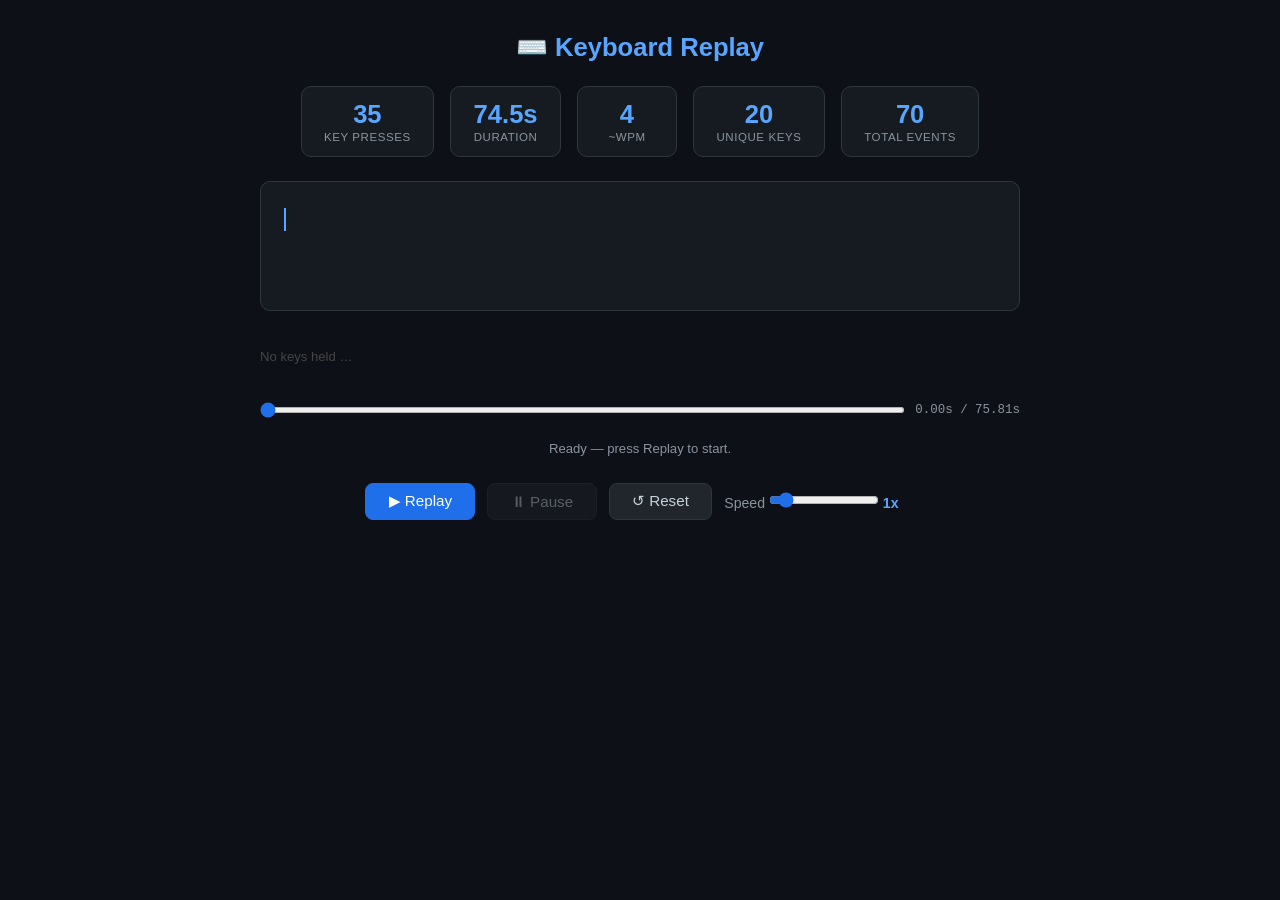
<file: keyboard_replay.html>
<!DOCTYPE html>
<html lang="en">
<head>
<meta charset="UTF-8">
<title>⌨️ Keyboard Replay</title>
<style>
  *, *::before, *::after { box-sizing: border-box; margin: 0; padding: 0; }
  body {
    background: #0d1117; color: #c9d1d9;
    font-family: -apple-system, BlinkMacSystemFont, 'Segoe UI', sans-serif;
    min-height: 100vh;
    display: flex; flex-direction: column; align-items: center;
    padding: 2rem 1rem; gap: 1.5rem;
  }
  h1 { font-size: 1.6rem; color: #58a6ff; }

  /* Stats */
  .stats { display: flex; gap: 1rem; flex-wrap: wrap; justify-content: center; }
  .stat-card {
    background: #161b22; border: 1px solid #30363d; border-radius: 10px;
    padding: 0.8rem 1.4rem; text-align: center; min-width: 100px;
  }
  .stat-card .val { font-size: 1.6rem; font-weight: 700; color: #58a6ff; }
  .stat-card .lbl { font-size: 0.72rem; color: #8b949e; margin-top: 2px;
                    text-transform: uppercase; letter-spacing: .05em; }

  /* Text display */
  .text-box {
    width: 100%; max-width: 760px;
    background: #161b22; border: 1px solid #30363d; border-radius: 10px;
    padding: 1.2rem 1.4rem; min-height: 130px;
    font-family: 'Courier New', Courier, monospace;
    font-size: 1.3rem; line-height: 1.85;
    white-space: pre-wrap; word-break: break-word;
  }
  .cursor {
    display: inline-block; width: 2px; height: 1.1em;
    background: #58a6ff; vertical-align: middle; margin-left: 1px;
    animation: blink 1s step-end infinite;
  }
  @keyframes blink { 50% { opacity: 0; } }
  .new-char  { background: #1f6feb; color: #fff; border-radius: 3px; padding: 0 2px; }
  .del-char  { background: #b91c1c; color: #fff; border-radius: 3px; padding: 0 2px;
               text-decoration: line-through; }

  /* Held-keys row */
  .keys-area {
    width: 100%; max-width: 760px; min-height: 44px;
    display: flex; flex-wrap: wrap; align-items: center; gap: 6px;
  }
  .key-badge {
    font-family: 'Courier New', monospace; font-size: 0.8rem; font-weight: 700;
    padding: 4px 10px; border-radius: 6px; border: 1px solid rgba(255,255,255,.12);
    animation: pop .12s ease-out;
  }
  @keyframes pop { from { transform: scale(1.35); } to { transform: scale(1); } }
  .key-char     { background: #1f6feb; color: #fff; }
  .key-modifier { background: #7c3aed; color: #fff; }
  .key-special  { background: #0d9488; color: #fff; }
  .key-delete   { background: #b91c1c; color: #fff; }
  .no-keys-msg  { color: #444; font-size: 0.82rem; }

  /* Timeline scrubber */
  .timeline-row {
    width: 100%; max-width: 760px;
    display: flex; align-items: center; gap: 10px;
  }
  #timeline {
    flex: 1; height: 6px; accent-color: #1f6feb;
    cursor: pointer;
  }
  .time-label {
    font-size: 0.78rem; color: #8b949e; white-space: nowrap;
    min-width: 90px; text-align: right; font-family: 'Courier New', monospace;
  }

  /* Controls */
  .controls {
    display: flex; gap: 0.75rem; align-items: center;
    flex-wrap: wrap; justify-content: center;
  }
  button {
    padding: .55rem 1.4rem; border-radius: 8px;
    border: 1px solid #30363d; background: #21262d;
    color: #c9d1d9; font-size: .95rem; cursor: pointer;
    transition: background .15s;
  }
  button:hover    { background: #30363d; }
  button.primary  { background: #1f6feb; border-color: #1f6feb; color: #fff; }
  button.primary:hover { background: #388bfd; }
  button:disabled { opacity: .4; cursor: not-allowed; }
  label { font-size: .88rem; color: #8b949e; }
  input[type=range] { accent-color: #1f6feb; width: 110px; }
  #speed-val { color: #58a6ff; font-weight: 600; min-width: 32px; display: inline-block; }
  .status { font-size: .82rem; color: #8b949e; min-height: 18px; }

  /* Countdown overlay */
  #countdown {
    display: none; font-size: 5rem; font-weight: 900; color: #58a6ff;
    position: fixed; top: 50%; left: 50%; transform: translate(-50%,-50%);
    animation: pop .4s ease-out; pointer-events: none;
  }
</style>
</head>
<body>

<h1>⌨️ Keyboard Replay</h1>

<div class="stats" id="stats"></div>

<div class="text-box" id="text-box"><span class="cursor"></span></div>

<div class="keys-area" id="keys-area">
  <span class="no-keys-msg">No keys held …</span>
</div>

<div class="timeline-row">
  <input type="range" id="timeline" min="0" max="1" step="0.001" value="0"
    oninput="onTimelineDrag(this)" onchange="onTimelineRelease(this)">
  <span class="time-label" id="time-label">0.00s / 0.00s</span>
</div>
<div class="status" id="status">Ready — press Replay to start.</div>

<div class="controls">
  <button class="primary" id="btn-play"  onclick="startReplay()">▶ Replay</button>
  <button id="btn-pause" onclick="togglePause()" disabled>⏸ Pause</button>
  <button id="btn-reset" onclick="resetAll()">↺ Reset</button>
  <label>Speed
    <input type="range" id="speed" min="0.25" max="8" step="0.25" value="1"
      oninput="onSpeedChange(this)">
    <span id="speed-val">1x</span>
  </label>
</div>

<div id="countdown"></div>

<script>
const EVENTS = [{"elapsed_s": 1.295044, "event": "press", "key": "Key.esc"}, {"elapsed_s": 1.436816, "event": "release", "key": "Key.esc"}, {"elapsed_s": 5.825402, "event": "press", "key": "Key.esc"}, {"elapsed_s": 5.920787, "event": "release", "key": "Key.esc"}, {"elapsed_s": 13.39407, "event": "press", "key": "t"}, {"elapsed_s": 13.422106, "event": "release", "key": "t"}, {"elapsed_s": 13.429612, "event": "press", "key": "y"}, {"elapsed_s": 13.482528, "event": "release", "key": "y"}, {"elapsed_s": 13.681854, "event": "press", "key": "p"}, {"elapsed_s": 13.763415, "event": "release", "key": "p"}, {"elapsed_s": 13.785618, "event": "press", "key": "e"}, {"elapsed_s": 13.893817, "event": "release", "key": "e"}, {"elapsed_s": 14.07911, "event": "press", "key": "n"}, {"elapsed_s": 14.158732, "event": "release", "key": "n"}, {"elapsed_s": 14.199847, "event": "press", "key": "e"}, {"elapsed_s": 14.296895, "event": "release", "key": "e"}, {"elapsed_s": 14.377713, "event": "press", "key": "t"}, {"elapsed_s": 14.486905, "event": "release", "key": "t"}, {"elapsed_s": 14.922977, "event": "press", "key": "Key.enter"}, {"elapsed_s": 14.996437, "event": "release", "key": "Key.enter"}, {"elapsed_s": 72.190978, "event": "press", "key": "b"}, {"elapsed_s": 72.199099, "event": "release", "key": "b"}, {"elapsed_s": 72.270942, "event": "press", "key": "a"}, {"elapsed_s": 72.369327, "event": "release", "key": "a"}, {"elapsed_s": 72.402289, "event": "press", "key": "l"}, {"elapsed_s": 72.481607, "event": "release", "key": "l"}, {"elapsed_s": 72.511077, "event": "press", "key": "d"}, {"elapsed_s": 72.621006, "event": "press", "key": "u"}, {"elapsed_s": 72.626496, "event": "release", "key": "d"}, {"elapsed_s": 72.694976, "event": "release", "key": "u"}, {"elapsed_s": 72.728339, "event": "press", "key": "r"}, {"elapsed_s": 72.839082, "event": "release", "key": "r"}, {"elapsed_s": 72.869483, "event": "press", "key": "Key.space"}, {"elapsed_s": 72.947356, "event": "release", "key": "Key.space"}, {"elapsed_s": 73.22281, "event": "press", "key": "Key.backspace"}, {"elapsed_s": 73.293363, "event": "release", "key": "Key.backspace"}, {"elapsed_s": 73.398543, "event": "press", "key": "s"}, {"elapsed_s": 73.493462, "event": "release", "key": "s"}, {"elapsed_s": 73.55604, "event": "press", "key": "'"}, {"elapsed_s": 73.640813, "event": "release", "key": "'"}, {"elapsed_s": 73.758709, "event": "press", "key": "Key.backspace"}, {"elapsed_s": 73.790542, "event": "release", "key": "Key.backspace"}, {"elapsed_s": 73.868385, "event": "press", "key": "Key.backspace"}, {"elapsed_s": 73.92349, "event": "press", "key": "'"}, {"elapsed_s": 73.947277, "event": "release", "key": "Key.backspace"}, {"elapsed_s": 73.994847, "event": "press", "key": "s"}, {"elapsed_s": 74.039102, "event": "release", "key": "'"}, {"elapsed_s": 74.136388, "event": "release", "key": "s"}, {"elapsed_s": 74.238494, "event": "press", "key": "Key.space"}, {"elapsed_s": 74.332538, "event": "release", "key": "Key.space"}, {"elapsed_s": 74.404068, "event": "press", "key": "g"}, {"elapsed_s": 74.495064, "event": "press", "key": "a"}, {"elapsed_s": 74.530665, "event": "release", "key": "g"}, {"elapsed_s": 74.610734, "event": "release", "key": "a"}, {"elapsed_s": 74.689979, "event": "press", "key": "t"}, {"elapsed_s": 74.757738, "event": "press", "key": "e"}, {"elapsed_s": 74.818623, "event": "release", "key": "t"}, {"elapsed_s": 74.872521, "event": "release", "key": "e"}, {"elapsed_s": 74.875637, "event": "press", "key": "Key.space"}, {"elapsed_s": 74.966428, "event": "release", "key": "Key.space"}, {"elapsed_s": 75.05841, "event": "press", "key": "Key.shift"}, {"elapsed_s": 75.179099, "event": "press", "key": "I"}, {"elapsed_s": 75.230661, "event": "release", "key": "I"}, {"elapsed_s": 75.314437, "event": "press", "key": "I"}, {"elapsed_s": 75.365387, "event": "release", "key": "I"}, {"elapsed_s": 75.441556, "event": "press", "key": "I"}, {"elapsed_s": 75.50683, "event": "release", "key": "I"}, {"elapsed_s": 75.605325, "event": "release", "key": "Key.shift"}, {"elapsed_s": 75.703248, "event": "press", "key": "Key.enter"}, {"elapsed_s": 75.814728, "event": "release", "key": "Key.enter"}];
const STATS  = {"total_events": 70, "presses": 35, "duration_s": 74.52, "wpm": 3.9, "unique_keys": 20};

const MODIFIERS = new Set([
  'Key.shift','Key.ctrl','Key.ctrl_l','Key.ctrl_r',
  'Key.alt','Key.alt_l','Key.alt_r','Key.alt_gr',
  'Key.cmd','Key.cmd_l','Key.cmd_r','Key.caps_lock'
]);
const DELETE_KEYS = new Set(['Key.backspace','Key.delete']);
const SPECIAL_LABELS = {
  'Key.space':'SPACE','Key.enter':'ENTER ↵','Key.tab':'TAB →',
  'Key.esc':'ESC','Key.end':'END','Key.home':'HOME',
  'Key.up':'↑','Key.down':'↓','Key.left':'←','Key.right':'→',
  'Key.page_up':'PG↑','Key.page_down':'PG↓',
  'Key.shift':'SHIFT','Key.ctrl':'CTRL','Key.ctrl_l':'CTRL','Key.ctrl_r':'CTRL',
  'Key.alt':'ALT','Key.alt_l':'ALT','Key.alt_r':'ALT','Key.alt_gr':'ALTGR',
  'Key.cmd':'⌘','Key.caps_lock':'CAPS','Key.backspace':'⌫ BKSP','Key.delete':'DEL',
  'Key.f1':'F1','Key.f2':'F2','Key.f3':'F3','Key.f4':'F4',
  'Key.f5':'F5','Key.f6':'F6','Key.f7':'F7','Key.f8':'F8',
  'Key.f9':'F9','Key.f10':'F10','Key.f11':'F11','Key.f12':'F12',
};

// Render stats cards
(function(){
  const s = STATS;
  document.getElementById('stats').innerHTML = [
    [s.presses,                'Key Presses'],
    [s.duration_s.toFixed(1)+'s', 'Duration'],
    [s.wpm.toFixed(0),         '~WPM'],
    [s.unique_keys,            'Unique Keys'],
    [s.total_events,           'Total Events'],
  ].map(([v,l]) =>
    `<div class="stat-card"><div class="val">${v}</div><div class="lbl">${l}</div></div>`
  ).join('');
})();

// ---- helpers ----
function esc(s) { return s.replace(/&/g,'&amp;').replace(/</g,'&lt;').replace(/>/g,'&gt;'); }
function keyCategory(k) {
  if (DELETE_KEYS.has(k))    return 'delete';
  if (MODIFIERS.has(k))      return 'modifier';
  if (k.startsWith('Key.'))  return 'special';
  return 'char';
}
function keyLabel(k) { return SPECIAL_LABELS[k] || k.replace('Key.','').toUpperCase(); }

// ---- render text ----
let _delFlashTimer = null;
function renderText(highlight, deleting, deletedChar) {
  const box = document.getElementById('text-box');
  let body = esc(textBuf).replace(/\n/g,'<br>');

  if (deleting && deletedChar) {
    box.innerHTML = body + `<span class="del-char">${esc(deletedChar)}</span><span class="cursor"></span>`;
    if (_delFlashTimer) clearTimeout(_delFlashTimer);
    _delFlashTimer = setTimeout(() => renderText(false, false, null), 110);
    return;
  }
  if (highlight && textBuf.length > 0) {
    // wrap last char in highlight span
    const last = body.endsWith(';') ? '' : body.slice(-1);
    if (last && last !== '>') body = body.slice(0,-1) + `<span class="new-char">${last}</span>`;
  }
  box.innerHTML = body + '<span class="cursor"></span>';
}

function renderHeldKeys() {
  const area = document.getElementById('keys-area');
  if (held.size === 0) { area.innerHTML = '<span class="no-keys-msg">No keys held …</span>'; return; }
  area.innerHTML = [...held].sort().map(k =>
    `<span class="key-badge key-${keyCategory(k)}">${esc(keyLabel(k))}</span>`
  ).join('');
}

function setStatus(msg) { document.getElementById('status').textContent = msg; }

// ---- countdown ----
function countdown(n, cb) {
  const el = document.getElementById('countdown');
  el.style.display = 'block';
  let i = n;
  (function tick() {
    if (i < 1) { el.style.display = 'none'; cb(); return; }
    el.textContent = i--;
    el.style.animation = 'none'; void el.offsetWidth; el.style.animation = 'pop .4s ease-out';
    setTimeout(tick, 1000);
  })();
}

// ---- state ----
let textBuf = '', held = new Set();
let timer = null, paused = false;
let eventIdx = 0, replayStart = 0, pausedAt = 0, speed = 1;
let started = false;  // true once replay has begun at least once
const TOTAL_DURATION = EVENTS.length ? EVENTS[EVENTS.length-1].elapsed_s : 1;

// Initialise timeline max once EVENTS are known
document.getElementById('timeline').max = TOTAL_DURATION;
document.getElementById('timeline').step = TOTAL_DURATION / 1000;

// ---- clock tick: keeps timeline & time-label updating during silent gaps ----
function clockTick() {
  if (started && !paused && !_isDragging) {
    const nowElapsed = Math.min(
      (performance.now() - replayStart) / 1000 * speed,
      TOTAL_DURATION
    );
    document.getElementById('timeline').value = nowElapsed;
    document.getElementById('time-label').textContent =
      `${nowElapsed.toFixed(2)}s / ${TOTAL_DURATION.toFixed(2)}s`;
  }
  requestAnimationFrame(clockTick);
}
requestAnimationFrame(clockTick);
document.getElementById('time-label').textContent = `0.00s / ${TOTAL_DURATION.toFixed(2)}s`;

// ---- seek: rebuild state up to targetElapsed instantly ----
function seekTo(targetElapsed) {
  // find the first event index at or after targetElapsed
  let newIdx = EVENTS.findIndex(e => e.elapsed_s > targetElapsed);
  if (newIdx === -1) newIdx = EVENTS.length;

  // fast-replay all press events up to newIdx to rebuild text & held
  let buf = '', heldSet = new Set();
  for (let i = 0; i < newIdx; i++) {
    const {key, event} = EVENTS[i];
    if (event === 'press') {
      heldSet.add(key);
      if (key.length === 1)         buf += key;
      else if (key === 'Key.space') buf += ' ';
      else if (key === 'Key.enter') buf += '\n';
      else if (DELETE_KEYS.has(key) && buf.length > 0) buf = buf.slice(0,-1);
    } else {
      heldSet.delete(key);
    }
  }

  textBuf  = buf;
  held     = heldSet;
  eventIdx = newIdx;

  // recalibrate the virtual clock so scheduleNext fires at the right delay
  replayStart = performance.now() - targetElapsed * 1000 / speed;

  renderText(false, false, null);
  renderHeldKeys();

  const frac = TOTAL_DURATION > 0 ? targetElapsed / TOTAL_DURATION : 0;
  document.getElementById('timeline').value = targetElapsed;
  document.getElementById('time-label').textContent =
    `${targetElapsed.toFixed(2)}s / ${TOTAL_DURATION.toFixed(2)}s`;
  setStatus(`Seeked to ${targetElapsed.toFixed(2)}s — Event ${newIdx} / ${EVENTS.length}`);
}

// ---- timeline drag / release handlers ----
let _wasPaused = false;
let _isDragging = false;
function onTimelineDrag(el) {
  if (!_isDragging) {
    // first tick of this drag — snapshot whether we were already paused
    _wasPaused  = paused;
    _isDragging = true;
    // pause playback for the duration of the drag
    if (started && !paused) {
      paused = true;
      if (timer) clearTimeout(timer);
    }
  }
  const t = parseFloat(el.value);
  document.getElementById('time-label').textContent =
    `${t.toFixed(2)}s / ${TOTAL_DURATION.toFixed(2)}s`;
}
function onTimelineRelease(el) {
  _isDragging = false;
  const t = parseFloat(el.value);
  if (!started) {
    // replay not started yet — seek and begin playing from this position
    speed = parseFloat(document.getElementById('speed').value);
    document.getElementById('btn-play').disabled  = true;
    document.getElementById('btn-pause').disabled = false;
    started = true;
    paused  = false;
    seekTo(t);
    scheduleNext();
    return;
  }
  seekTo(t);
  if (!_wasPaused) {
    // was playing before drag — resume
    paused = false;
    document.getElementById('btn-pause').textContent = '\u23f8 Pause';
    scheduleNext();
  }
}

function onSpeedChange(el) {
  const newSpeed = parseFloat(el.value);
  document.getElementById('speed-val').textContent = newSpeed + 'x';
  if (!started) { speed = newSpeed; return; }
  // Use pausedAt as reference when paused so position doesn't drift
  const refNow = paused ? pausedAt : performance.now();
  const currentElapsed = (refNow - replayStart) / 1000 * speed;
  speed = newSpeed;
  replayStart = refNow - currentElapsed * 1000 / speed;
  if (paused) {
    // Reset pausedAt so togglePause's compensation accounts only for future pause time
    pausedAt = performance.now();
  } else {
    if (timer) clearTimeout(timer);
    scheduleNext();
  }
}

function scheduleNext() {
  if (paused || eventIdx >= EVENTS.length) return;
  const target = EVENTS[eventIdx].elapsed_s / speed;
  const now    = (performance.now() - replayStart) / 1000;
  timer = setTimeout(processEvent, Math.max(0, (target - now) * 1000));
}

function processEvent() {
  if (paused || eventIdx >= EVENTS.length) return;
  const {key, event, elapsed_s} = EVENTS[eventIdx];
  let highlight = false, deleting = false, deletedChar = null;

  if (event === 'press') {
    held.add(key);
    if (key.length === 1)         { textBuf += key;    highlight = true; }
    else if (key === 'Key.space') { textBuf += ' ';    highlight = true; }
    else if (key === 'Key.enter') { textBuf += '\n';   highlight = true; }
    else if (DELETE_KEYS.has(key) && textBuf.length > 0) {
      deletedChar = textBuf.slice(-1);
      textBuf     = textBuf.slice(0, -1);
      deleting    = true;
    }
  } else {
    held.delete(key);
  }

  renderText(highlight, deleting, deletedChar);
  renderHeldKeys();
  setStatus(`Event ${eventIdx + 1} / ${EVENTS.length}  (${elapsed_s.toFixed(2)}s)`);

  eventIdx++;
  if (eventIdx < EVENTS.length) {
    scheduleNext();
  } else {
    setStatus('✅ Replay complete!');
    document.getElementById('btn-pause').disabled = true;
    document.getElementById('btn-play').disabled  = false;
    held.clear(); renderHeldKeys();
  }
}

function resetAll() {
  if (timer) clearTimeout(timer);
  textBuf = ''; held = new Set(); eventIdx = 0; paused = false;
  renderText(false, false, null);
  renderHeldKeys();
  document.getElementById('timeline').value = 0;
  document.getElementById('time-label').textContent = `0.00s / ${TOTAL_DURATION.toFixed(2)}s`;
  document.getElementById('btn-pause').disabled  = true;
  document.getElementById('btn-pause').textContent = '⏸ Pause';
  document.getElementById('btn-play').disabled   = false;
  started = false;
  setStatus('Ready — press Replay to start.');
}

function startReplay() {
  resetAll();
  speed = parseFloat(document.getElementById('speed').value);
  document.getElementById('btn-play').disabled  = true;
  document.getElementById('btn-pause').disabled = false;
  countdown(3, () => { replayStart = performance.now(); started = true; scheduleNext(); });
}

function togglePause() {
  const btn = document.getElementById('btn-pause');
  if (!paused) {
    paused = true; pausedAt = performance.now();
    if (timer) clearTimeout(timer);
    btn.textContent = '▶ Resume'; setStatus('Paused.');
  } else {
    paused = false; replayStart += performance.now() - pausedAt;
    btn.textContent = '⏸ Pause'; scheduleNext();
  }
}
</script>
</body>
</html>
</file>
